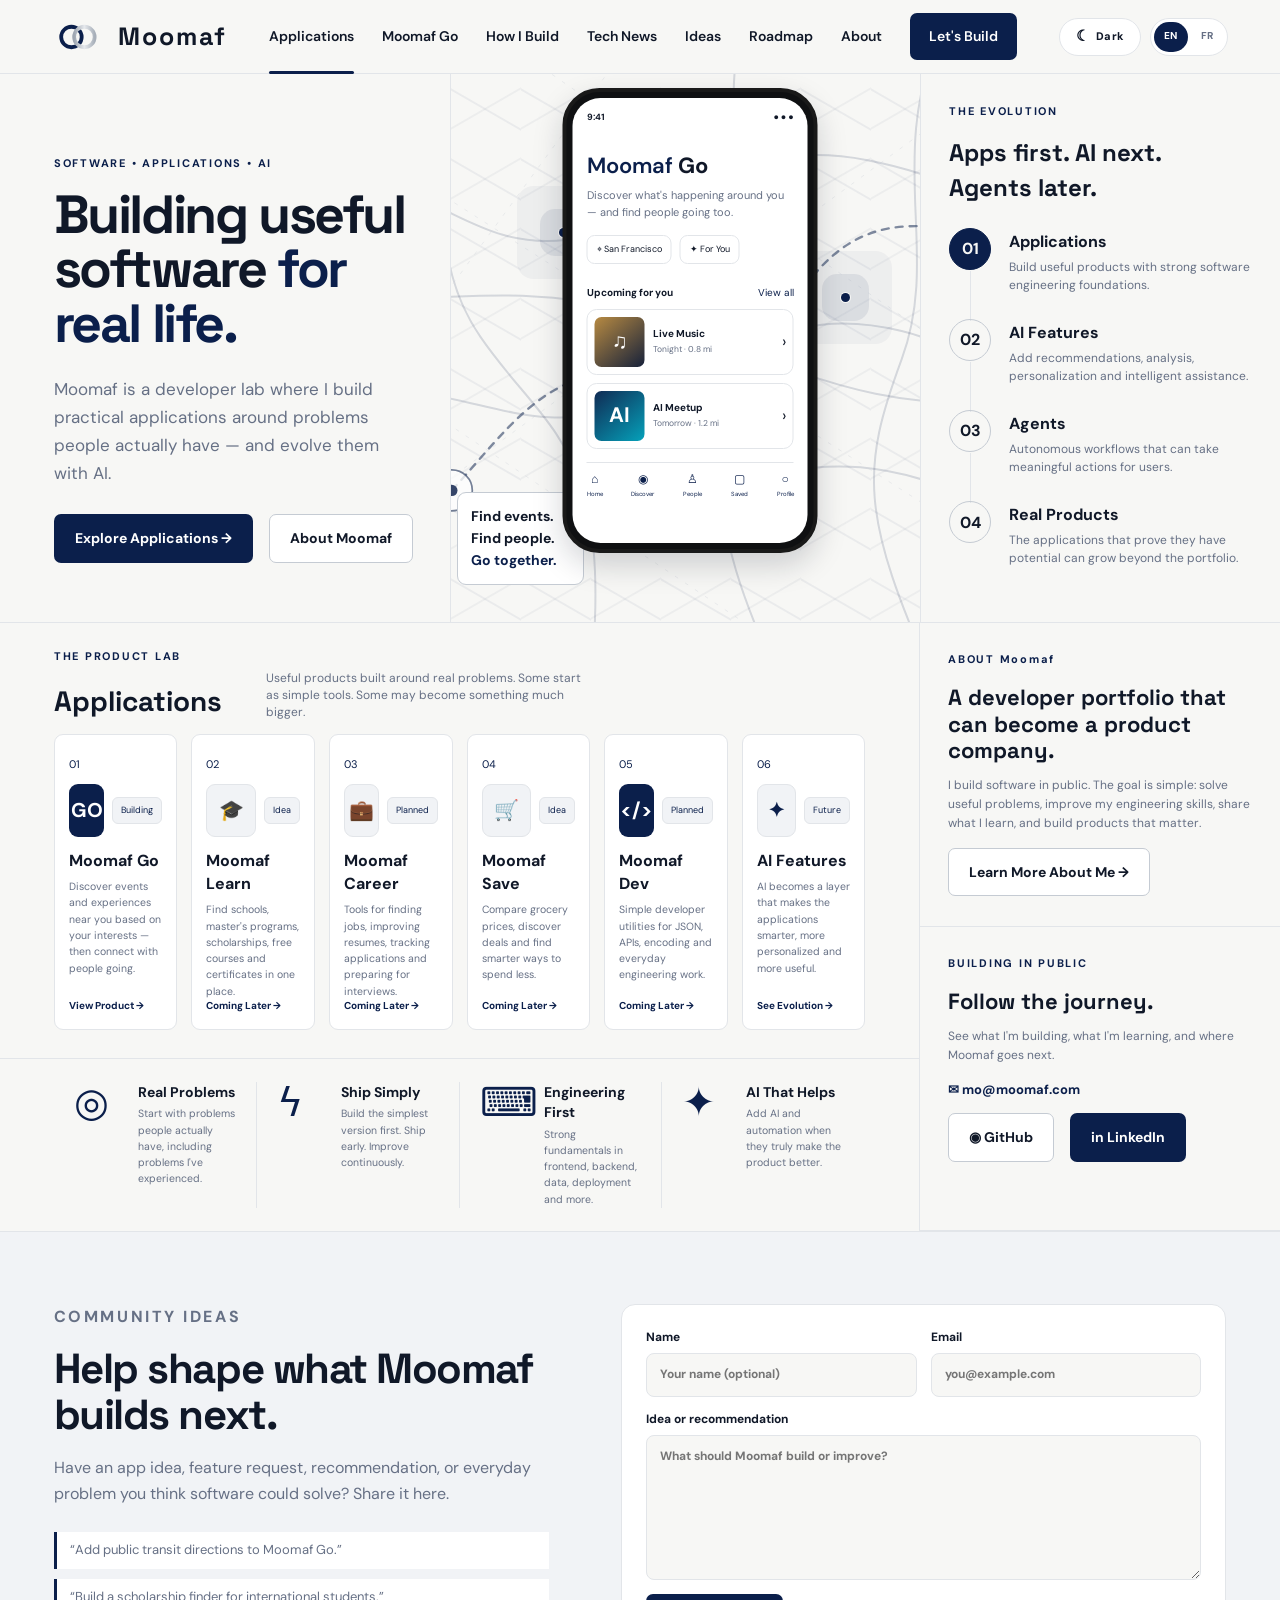
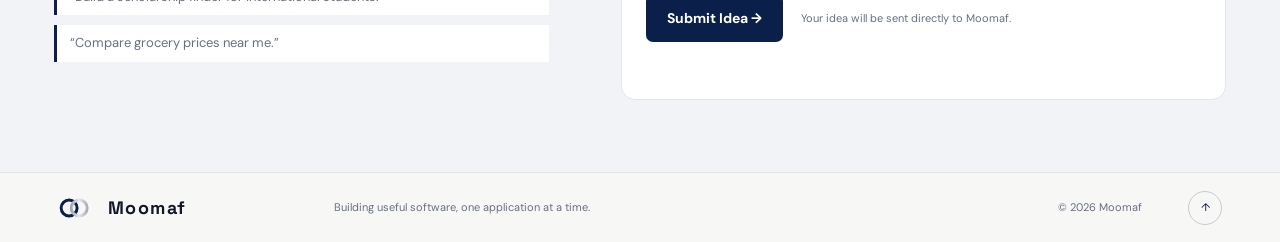
<file: index.html>
<!DOCTYPE html>
<html lang="en" data-theme="light">
<head>
  <meta charset="UTF-8" />
  <meta name="viewport" content="width=device-width, initial-scale=1.0" />
  <meta name="description" content="Moomaf is a developer product lab building useful applications for real life." />
  <meta name="theme-color" content="#0B1F4B" />
  <title>Moomaf — Building useful software</title>
  <link rel="icon" type="image/svg+xml" href="assets/favicon.svg" />
  <link rel="stylesheet" href="style.css" />
</head>
<body>
<header class="site-header">
  <a class="brand" href="#home" aria-label="Moomaf home"><img src="assets/logo.svg" class="brand-mark" alt=""/><span>Moomaf</span></a>
  <nav class="nav" aria-label="Main navigation">
    <a class="active" href="#apps" data-i18n="nav.apps">Applications</a>
    <a href="go/">Moomaf Go</a>
    <a href="#how" data-i18n="nav.how">How I Build</a>
    <a href="tech-news/" data-i18n="nav.news">Tech News</a>
    <a href="#ideas" data-i18n="nav.ideas">Ideas</a>
    <a href="#roadmap" data-i18n="nav.roadmap">Roadmap</a>
    <a href="#about" data-i18n="nav.about">About</a>
    <a class="nav-button" href="#contact" data-i18n="nav.build">Let's Build</a>
  </nav>
  <div class="header-controls">
    <button id="theme-toggle" class="theme-toggle" type="button" aria-label="Switch color theme" title="Switch color theme">
      <span class="theme-icon" aria-hidden="true">☾</span><span class="theme-label">Dark</span>
    </button>
    <div class="language-toggle" role="group" aria-label="Language">
      <button class="lang-btn active" type="button" data-lang="en" aria-pressed="true">EN</button>
      <button class="lang-btn" type="button" data-lang="fr" aria-pressed="false">FR</button>
    </div>
    <button class="menu-toggle" aria-label="Open menu" aria-expanded="false">☰</button>
  </div>
</header>
<main id="home">
  <section class="hero shell">
    <div class="hero-copy">
      <p class="eyebrow" data-i18n="hero.eyebrow">SOFTWARE • APPLICATIONS • AI</p>
      <h1 data-i18n-html="hero.title">Building useful<br/>software <span>for real life.</span></h1>
      <p class="hero-text" data-i18n="hero.text">Moomaf is a developer lab where I build practical applications around problems people actually have — and evolve them with AI.</p>
      <div class="hero-actions"><a class="btn btn-primary" href="#apps" data-i18n="hero.apps">Explore Applications →</a><a class="btn btn-secondary" href="#about" data-i18n="hero.about">About Moomaf</a></div>
    </div>
    <div class="hero-visual">
      <div class="signal-map" aria-hidden="true">
        <svg class="location-map" viewBox="0 0 620 520" preserveAspectRatio="xMidYMid slice">
          <g class="map-roads">
            <path d="M-30 120 C90 98 110 175 205 165 S340 70 470 95 S590 178 680 145"/>
            <path d="M-20 315 C95 265 154 350 260 310 S396 220 500 245 S585 360 660 345"/>
            <path d="M88 -30 C115 80 72 165 130 250 S250 345 226 560"/>
            <path d="M360 -20 C330 92 402 155 372 250 S315 385 392 550"/>
            <path d="M535 -20 C485 95 535 175 500 270 S462 405 530 555"/>
            <path d="M10 220 C115 215 180 205 275 230 S465 334 645 300"/>
            <path d="M-15 410 C126 360 220 420 315 392 S472 330 650 438"/>
          </g>
          <g class="map-streets">
            <path d="M10 70 L610 455"/>
            <path d="M-20 465 L560 40"/>
            <path d="M150 -10 L635 325"/>
            <path d="M-5 255 L390 520"/>
            <path d="M270 -20 L-5 355"/>
          </g>
          <g class="route-line">
            <path d="M105 385 C155 330 180 290 245 280 S355 300 395 235 S470 145 540 155"/>
          </g>
          <g class="map-pin pin-a" transform="translate(105 385)">
            <circle r="18"/><circle class="pin-core" r="5"/>
          </g>
          <g class="map-pin pin-b" transform="translate(395 235)">
            <circle r="15"/><circle class="pin-core" r="4"/>
          </g>
          <g class="map-pin pin-c" transform="translate(540 155)">
            <circle r="18"/><circle class="pin-core" r="5"/>
          </g>
        </svg>
        <span class="signal s1"></span><span class="signal s2"></span><span class="signal s3"></span>
      </div>
      <div class="micro-card"><strong data-i18n-html="go.tagline">Find events.<br/>Find people.<br/><span>Go together.</span></strong></div>
      <div class="phone"><div class="phone-screen">
        <div class="phone-top"><span>9:41</span><span>● ● ●</span></div>
        <div class="phone-title">Moomaf <strong>Go</strong></div>
        <p data-i18n="go.description">Discover what's happening around you — and find people going too.</p>
        <div class="chips"><span>⌖ San Francisco</span><span>✦ For You</span></div>
        <div class="phone-section-title"><b>Upcoming for you</b><a href="#">View all</a></div>
        <div class="event-card"><div class="event-thumb music">♫</div><div><b>Live Music</b><small>Tonight · 0.8 mi</small></div><span>›</span></div>
        <div class="event-card"><div class="event-thumb ai">AI</div><div><b>AI Meetup</b><small>Tomorrow · 1.2 mi</small></div><span>›</span></div>
        <div class="phone-tabs"><span>⌂<small>Home</small></span><span>◉<small>Discover</small></span><span>♙<small>People</small></span><span>▢<small>Saved</small></span><span>○<small>Profile</small></span></div>
      </div></div>
    </div>
    <aside class="evolution" id="roadmap">
      <p class="eyebrow" data-i18n="evolution.eyebrow">THE EVOLUTION</p><h2 data-i18n-html="evolution.title">Apps first. AI next.<br/>Agents later.</h2>
      <div class="evo-item active"><span>01</span><div><h3 data-i18n="evolution.apps.title">Applications</h3><p data-i18n="evolution.apps.text">Build useful products with strong software engineering foundations.</p></div></div>
      <div class="evo-item"><span>02</span><div><h3 data-i18n="evolution.ai.title">AI Features</h3><p data-i18n="evolution.ai.text">Add recommendations, analysis, personalization and intelligent assistance.</p></div></div>
      <div class="evo-item"><span>03</span><div><h3 data-i18n="evolution.agents.title">Agents</h3><p data-i18n="evolution.agents.text">Autonomous workflows that can take meaningful actions for users.</p></div></div>
      <div class="evo-item"><span>04</span><div><h3 data-i18n="evolution.products.title">Real Products</h3><p data-i18n="evolution.products.text">The applications that prove they have potential can grow beyond the portfolio.</p></div></div>
    </aside>
  </section>

  <section class="product-lab" id="apps">
    <div class="product-main shell-main">
      <div class="section-heading"><div><p class="eyebrow" data-i18n="lab.eyebrow">THE PRODUCT LAB</p><h2 data-i18n="lab.title">Applications</h2></div><p data-i18n="lab.text">Useful products built around real problems. Some start as simple tools. Some may become something much bigger.</p></div>
      <div class="app-grid">
        <article class="app-card featured"><span class="number">01</span><div class="app-top"><div class="app-icon navy">GO</div><span class="status">Building</span></div><h3>Moomaf Go</h3><p>Discover events and experiences near you based on your interests — then connect with people going.</p><a href="go/">View Product →</a></article>
        <article class="app-card"><span class="number">02</span><div class="app-top"><div class="app-icon silver">🎓</div><span class="status">Idea</span></div><h3>Moomaf Learn</h3><p>Find schools, master's programs, scholarships, free courses and certificates in one place.</p><a href="#roadmap">Coming Later →</a></article>
        <article class="app-card"><span class="number">03</span><div class="app-top"><div class="app-icon silver">💼</div><span class="status">Planned</span></div><h3>Moomaf Career</h3><p>Tools for finding jobs, improving resumes, tracking applications and preparing for interviews.</p><a href="#roadmap">Coming Later →</a></article>
        <article class="app-card"><span class="number">04</span><div class="app-top"><div class="app-icon silver">🛒</div><span class="status">Idea</span></div><h3>Moomaf Save</h3><p>Compare grocery prices, discover deals and find smarter ways to spend less.</p><a href="#roadmap">Coming Later →</a></article>
        <article class="app-card"><span class="number">05</span><div class="app-top"><div class="app-icon navy">&lt;/&gt;</div><span class="status">Planned</span></div><h3>Moomaf Dev</h3><p>Simple developer utilities for JSON, APIs, encoding and everyday engineering work.</p><a href="#roadmap">Coming Later →</a></article>
        <article class="app-card"><span class="number">06</span><div class="app-top"><div class="app-icon silver">✦</div><span class="status">Future</span></div><h3>AI Features</h3><p>AI becomes a layer that makes the applications smarter, more personalized and more useful.</p><a href="#roadmap">See Evolution →</a></article>
      </div>
      <div class="principles" id="how">
        <div class="principle"><div class="principle-icon">◎</div><div><h3>Real Problems</h3><p>Start with problems people actually have, including problems I've experienced.</p></div></div>
        <div class="principle"><div class="principle-icon">ϟ</div><div><h3>Ship Simply</h3><p>Build the simplest version first. Ship early. Improve continuously.</p></div></div>
        <div class="principle"><div class="principle-icon">⌨</div><div><h3>Engineering First</h3><p>Strong fundamentals in frontend, backend, data, deployment and more.</p></div></div>
        <div class="principle"><div class="principle-icon">✦</div><div><h3>AI That Helps</h3><p>Add AI and automation when they truly make the product better.</p></div></div>
      </div>
    </div>
    <aside class="side-column">
      <section class="side-block" id="about"><p class="eyebrow" data-i18n="about.eyebrow">ABOUT Moomaf</p><h2 data-i18n="about.title">A developer portfolio that can become a product company.</h2><p data-i18n="about.text">I build software in public. The goal is simple: solve useful problems, improve my engineering skills, share what I learn, and build products that matter.</p><a class="btn btn-outline" href="#contact" data-i18n="about.more">Learn More About Me →</a></section>
      <section class="side-block" id="contact"><p class="eyebrow" data-i18n="public.eyebrow">BUILDING IN PUBLIC</p><h2 data-i18n="public.title">Follow the journey.</h2><p data-i18n="public.text">See what I'm building, what I'm learning, and where Moomaf goes next.</p><div class="contact-email"><a href="mailto:mo@moomaf.com">✉ mo@moomaf.com</a></div><div class="social-actions"><a class="btn btn-outline" href="https://github.com/mansfall/moomaf" target="_blank" rel="noopener">◉ GitHub</a><a class="btn btn-primary" href="https://www.linkedin.com/in/13272/" target="_blank" rel="noopener">in LinkedIn</a></div></section>
    </aside>
  </section>

  <section class="ideas-section" id="ideas">
    <div class="ideas-shell">
      <div class="ideas-copy"><p class="eyebrow" data-i18n="ideas.eyebrow">COMMUNITY IDEAS</p><h2 data-i18n="ideas.title">Help shape what Moomaf builds next.</h2><p data-i18n="ideas.text">Have an app idea, feature request, recommendation, or everyday problem you think software could solve? Share it here.</p><div class="idea-examples"><span>“Add public transit directions to Moomaf Go.”</span><span>“Build a scholarship finder for international students.”</span><span>“Compare grocery prices near me.”</span></div></div>
      <form class="idea-form" id="idea-form" action="submit-idea.php" method="post">
        <div class="form-row">
          <label><span data-i18n="form.name">Name</span>
            <input id="idea-name" name="name" type="text" maxlength="100" placeholder="Your name (optional)" data-i18n-placeholder="form.namePlaceholder">
          </label>
          <label><span data-i18n="form.email">Email</span>
            <input id="idea-email" name="email" type="email" maxlength="160" placeholder="you@example.com">
          </label>
        </div>
        <label><span data-i18n="form.idea">Idea or recommendation</span>
          <textarea id="idea-message" name="message" rows="6" maxlength="5000" required placeholder="What should Moomaf build or improve?" data-i18n-placeholder="form.ideaPlaceholder"></textarea>
        </label>

        <label class="website-field" aria-hidden="true">
          Website
          <input type="text" name="website" tabindex="-1" autocomplete="off">
        </label>

        <div class="form-actions">
          <button class="btn btn-primary" id="idea-submit" type="submit" data-i18n="ideas.submit">Submit Idea →</button>
          <p class="form-note"><span data-i18n="ideas.note">Your idea will be sent directly to Moomaf.</span></p>
        </div>
        <p class="form-status" id="idea-status" role="status" aria-live="polite"></p>
      </form>
    </div>
  </section>
</main>
<footer class="site-footer"><a class="brand" href="#home"><img src="assets/logo.svg" class="brand-mark" alt=""><span>Moomaf</span></a><p>Building useful software, one application at a time.</p><p>© 2026 Moomaf</p><a class="back-top" href="#home">↑</a></footer>
<script src="script.js"></script>
</body></html>
</file>
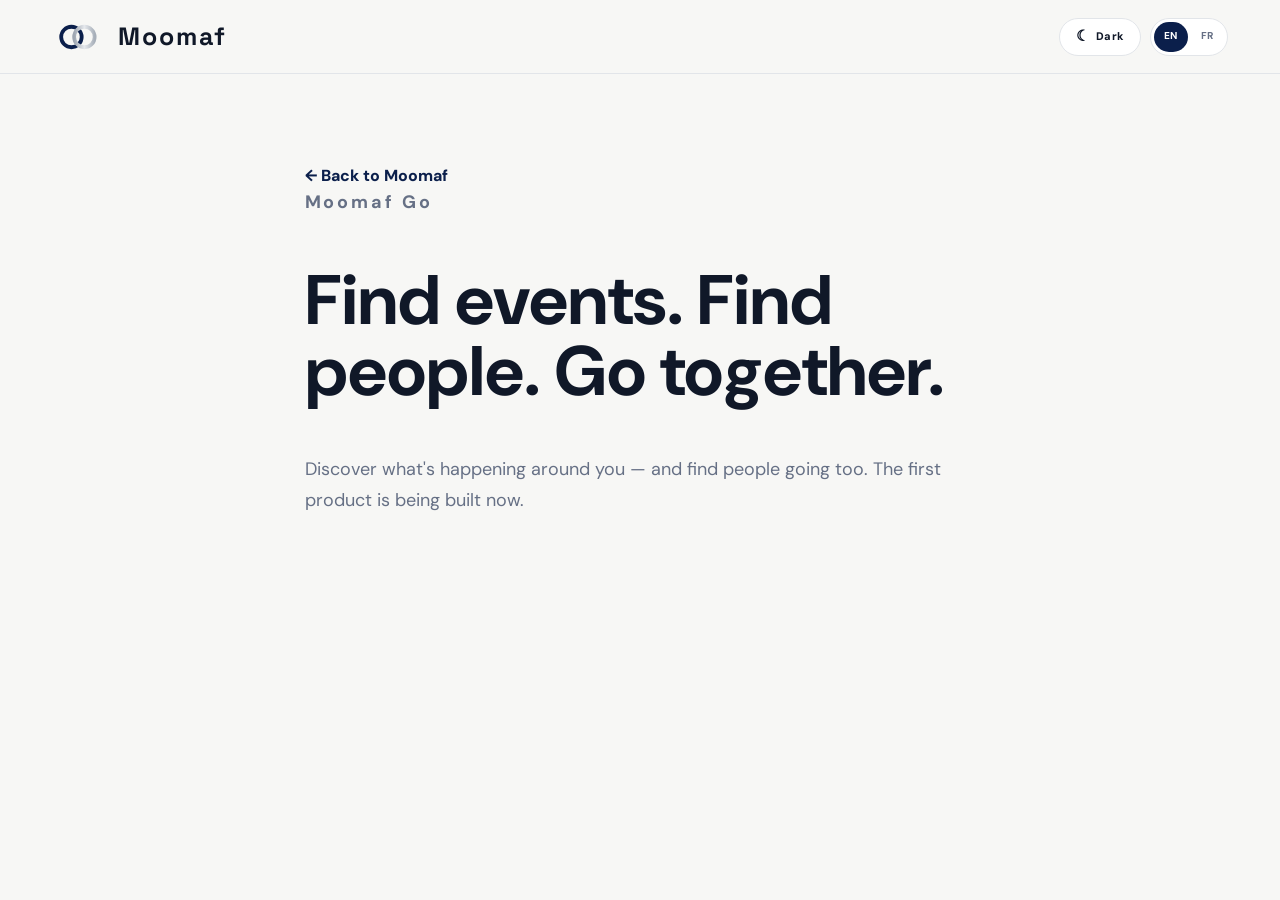
<file: go/index.html>
<!doctype html>
<html lang="en" data-theme="light">
<head>
  <meta charset="utf-8"><meta name="viewport" content="width=device-width,initial-scale=1">
  <meta name="theme-color" content="#0B1F4B">
  <title>Moomaf Go</title>
  <link rel="icon" href="../assets/favicon.svg">
  <link rel="stylesheet" href="../style.css">
</head>
<body>
<header class="site-header">
  <a class="brand" href="../"><img src="../assets/logo.svg" class="brand-mark" alt=""><span>Moomaf</span></a>
  <div class="header-controls">
    <button id="theme-toggle" class="theme-toggle" type="button"><span class="theme-icon">☾</span><span class="theme-label">Dark</span></button>
    <div class="language-toggle" role="group" aria-label="Language"><button class="lang-btn active" data-lang="en">EN</button><button class="lang-btn" data-lang="fr">FR</button></div>
  </div>
</header>
<main class="simple-page">
  <a class="simple-back" href="../" data-i18n="simple.back">← Back to Moomaf</a>
  <p class="eyebrow">Moomaf Go</p>
  <h1 data-i18n="simple.goTitle">Find events. Find people. Go together.</h1>
  <p data-i18n="simple.goText">Discover what's happening around you — and find people going too. The first product is being built now.</p>
</main>
<script src="../script.js"></script>
<script>
translations.fr['simple.back']='← Retour à Moomaf';
translations.fr['simple.goTitle']='Trouvez des événements. Trouvez des personnes. Allez-y ensemble.';
translations.fr['simple.goText']='Découvrez ce qui se passe autour de vous — et trouvez aussi les personnes qui y vont. Le premier produit est en cours de construction.';
applyLanguage(localStorage.getItem('moomaf-lang') || 'en');
</script>
</body></html>
</file>
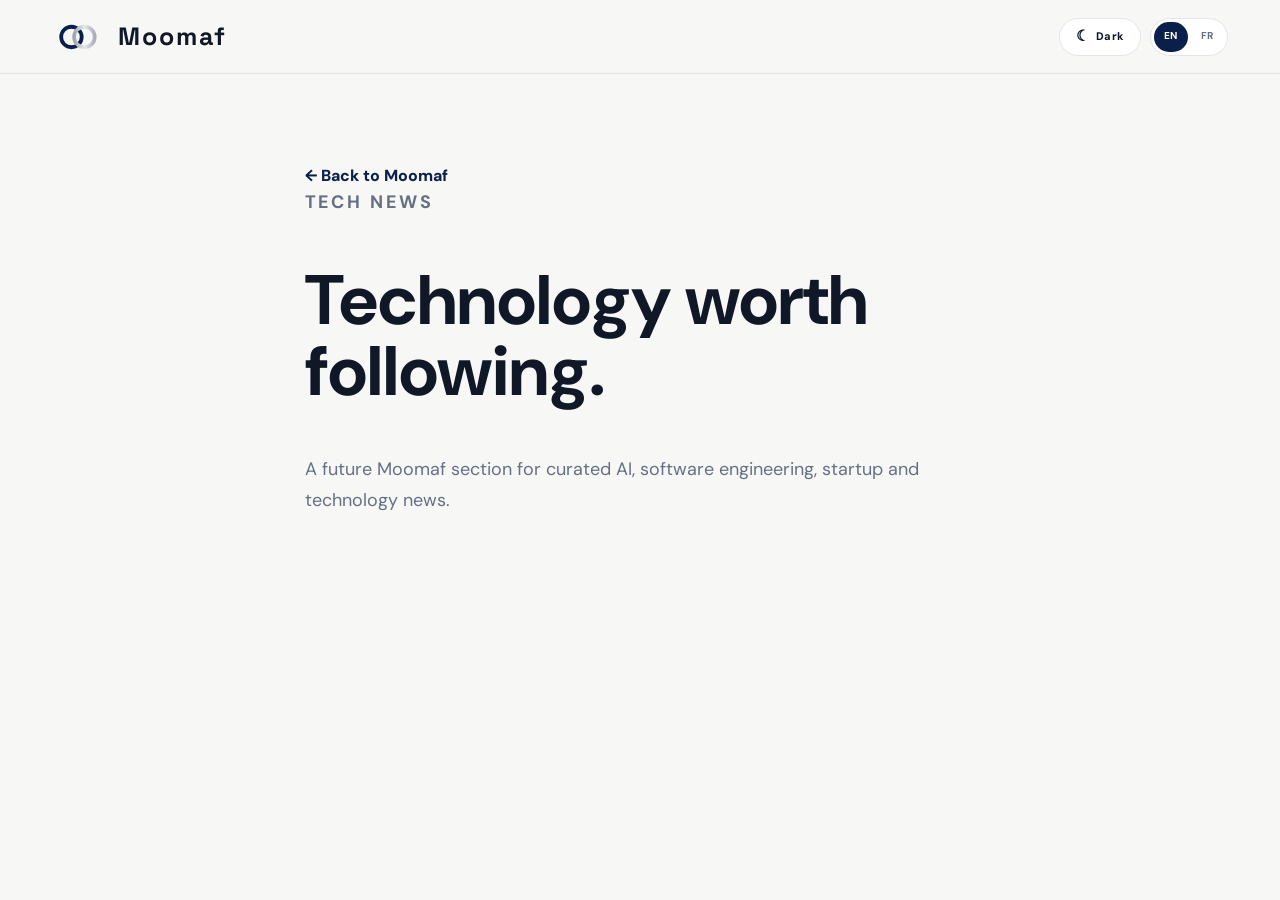
<file: tech-news/index.html>
<!doctype html>
<html lang="en" data-theme="light">
<head>
  <meta charset="utf-8"><meta name="viewport" content="width=device-width,initial-scale=1">
  <meta name="theme-color" content="#0B1F4B">
  <title>Moomaf Tech News</title>
  <link rel="icon" href="../assets/favicon.svg">
  <link rel="stylesheet" href="../style.css">
</head>
<body>
<header class="site-header">
  <a class="brand" href="../"><img src="../assets/logo.svg" class="brand-mark" alt=""><span>Moomaf</span></a>
  <div class="header-controls">
    <button id="theme-toggle" class="theme-toggle" type="button"><span class="theme-icon">☾</span><span class="theme-label">Dark</span></button>
    <div class="language-toggle" role="group" aria-label="Language"><button class="lang-btn active" data-lang="en">EN</button><button class="lang-btn" data-lang="fr">FR</button></div>
  </div>
</header>
<main class="simple-page">
  <a class="simple-back" href="../" data-i18n="simple.back">← Back to Moomaf</a>
  <p class="eyebrow" data-i18n="simple.newsEyebrow">TECH NEWS</p>
  <h1 data-i18n="simple.newsTitle">Technology worth following.</h1>
  <p data-i18n="simple.newsText">A future Moomaf section for curated AI, software engineering, startup and technology news.</p>
</main>
<script src="../script.js"></script>
<script>
translations.fr['simple.back']='← Retour à Moomaf';
translations.fr['simple.newsEyebrow']='ACTUALITÉS TECH';
translations.fr['simple.newsTitle']='La technologie qui mérite d’être suivie.';
translations.fr['simple.newsText']='Une future section Moomaf consacrée à une sélection d’actualités sur l’IA, l’ingénierie logicielle, les startups et la technologie.';
applyLanguage(localStorage.getItem('moomaf-lang') || 'en');
</script>
</body></html>
</file>
<file: style.css>
@import url('https://fonts.googleapis.com/css2?family=DM+Sans:wght@400;500;600;700&family=Space+Grotesk:wght@500;600;700&display=swap');
:root{--navy:#0B1F4B;--navy2:#07152F;--blue:#173A7A;--silver:#C5CBD3;--silver2:#E7EBF0;--soft:#F1F3F6;--text:#101828;--muted:#667085;--line:#E2E5E9;--bg:#F7F7F5;--surface:#FFFFFF;--accent:#0B1F4B;--max:1540px;color-scheme:light}
html[data-theme="dark"]{--text:#F4F7FB;--muted:#AAB5C3;--line:#203044;--bg:#06111E;--surface:#0B1A2B;--soft:#081827;--accent:#31E6A1;color-scheme:dark}
*{box-sizing:border-box}html{scroll-behavior:smooth}body{margin:0;background:var(--bg);color:var(--text);font-family:"DM Sans",sans-serif;line-height:1.45;transition:.25s}a{text-decoration:none;color:inherit}button{font:inherit}
.site-header{height:74px;display:flex;align-items:center;gap:44px;padding:0 4.1vw;border-bottom:1px solid var(--line);position:sticky;top:0;background:color-mix(in srgb,var(--bg) 94%,transparent);backdrop-filter:blur(14px);z-index:50}.brand{display:flex;align-items:center;gap:12px;font-family:"Space Grotesk";font-weight:700;letter-spacing:.08em;font-size:25px;color:var(--text);white-space:nowrap}.brand-mark{width:54px;height:34px}.nav{display:flex;align-items:center;gap:28px;margin-left:auto;font-weight:600;font-size:14px}.nav a{position:relative;padding:27px 0}.nav a.active:after{content:"";position:absolute;height:3px;border-radius:3px;background:var(--accent);left:0;right:0;bottom:0}.nav .nav-button{background:var(--navy);color:#fff;padding:13px 19px;border-radius:7px}.theme-toggle{width:40px;height:40px;border-radius:50%;border:1px solid var(--line);background:var(--soft);color:var(--text);display:grid;place-items:center;cursor:pointer}.menu-toggle{display:none;margin-left:auto;border:0;background:none;color:var(--text);font-size:25px}
html[data-theme="dark"] .nav .nav-button{background:transparent;border:1px solid #31E6A1;color:#fff}
.shell{display:grid;grid-template-columns:minmax(0,1fr) 470px 360px;max-width:var(--max);margin:auto;min-height:510px;border-bottom:1px solid var(--line)}.hero-copy{padding:64px 34px 42px 4.2vw;display:flex;flex-direction:column;justify-content:center}.eyebrow{margin:0 0 16px;color:var(--accent);font-weight:700;font-size:11px;letter-spacing:.16em}.hero h1{font-family:"Space Grotesk";font-size:clamp(48px,4.2vw,68px);line-height:1.02;letter-spacing:-.045em;margin:0;color:var(--text)}.hero h1 span{color:var(--accent)}.hero-text{font-size:17px;color:var(--muted);max-width:630px;margin:23px 0 27px;line-height:1.65}.hero-actions,.social-actions{display:flex;gap:16px;flex-wrap:wrap}.btn{display:inline-flex;align-items:center;justify-content:center;gap:12px;border-radius:7px;padding:13px 20px;font-weight:700;font-size:14px;border:1px solid transparent}.btn-primary{background:var(--navy);color:#fff}.btn-secondary,.btn-outline{border-color:var(--silver);background:var(--surface);color:var(--text)}html[data-theme="dark"] .btn-primary{background:linear-gradient(135deg,#19C989,#31E6A1);color:#03120D}
.hero-visual{position:relative;overflow:hidden;border-left:1px solid var(--line)}.signal-map{position:absolute;inset:0;background:linear-gradient(30deg,transparent 48%,rgba(11,31,75,.055) 49%,rgba(11,31,75,.055) 50%,transparent 51%) 0 0/70px 70px,linear-gradient(150deg,transparent 48%,rgba(11,31,75,.045) 49%,rgba(11,31,75,.045) 50%,transparent 51%) 0 0/70px 70px}.signal{position:absolute;width:9px;height:9px;border-radius:50%;background:var(--accent);box-shadow:0 0 0 1px var(--bg),0 0 0 19px color-mix(in srgb,var(--accent) 8%,transparent),0 0 0 42px color-mix(in srgb,var(--accent) 4%,transparent)}.s1{left:23%;top:28%}.s2{right:15%;top:40%}.s3{left:44%;bottom:22%}.phone{position:absolute;width:255px;height:465px;left:51%;transform:translateX(-50%);top:14px;border:4px solid #191919;border-radius:37px;background:#0f1012;box-shadow:0 12px 30px rgba(17,24,39,.18);padding:6px}.phone-screen{background:var(--surface);border-radius:28px;height:100%;padding:13px 14px 10px;overflow:hidden}.phone-top{font-size:9px;font-weight:700;display:flex;justify-content:space-between}.phone-title{font-size:22px;font-weight:600;color:var(--accent);margin-top:26px}.phone-title strong{color:var(--text)}.phone-screen>p{font-size:11px;color:var(--muted);line-height:1.55;margin:5px 0 14px}.chips{display:flex;gap:8px}.chips span{border:1px solid var(--line);padding:7px 9px;border-radius:8px;font-size:9px}.phone-section-title{display:flex;justify-content:space-between;align-items:center;font-size:10px;margin:22px 0 8px}.phone-section-title a{color:var(--accent)}.event-card{border:1px solid var(--line);border-radius:10px;padding:7px;display:grid;grid-template-columns:50px 1fr auto;gap:8px;align-items:center;margin-bottom:8px}.event-thumb{width:50px;height:50px;border-radius:7px;display:grid;place-items:center;color:white;font-weight:700;font-size:21px}.music{background:linear-gradient(140deg,#B78A42,#16213A)}.ai{background:linear-gradient(140deg,#102B54,#05A1BA)}.event-card b{font-size:10px;display:block}.event-card small{font-size:8.5px;color:var(--muted);display:block;margin-top:3px}.phone-tabs{border-top:1px solid var(--line);display:flex;justify-content:space-between;margin-top:13px;padding-top:8px}.phone-tabs span{display:flex;align-items:center;flex-direction:column;font-size:12px;color:var(--accent)}.phone-tabs small{font-size:6px;margin-top:2px}.micro-card{position:absolute;left:6px;bottom:37px;width:127px;border:1px solid var(--silver);border-radius:9px;background:var(--surface);padding:13px;z-index:2;font-size:14px;color:var(--text);line-height:1.55}.micro-card span{color:var(--accent)}
.evolution{padding:30px 28px;border-left:1px solid var(--line)}.evolution h2,.side-block h2,.section-heading h2,.ideas-copy h2{font-family:"Space Grotesk";color:var(--text);margin:0}.evolution h2{font-size:24px;margin-bottom:22px}.evo-item{display:grid;grid-template-columns:44px 1fr;gap:16px;padding:0 0 25px;position:relative}.evo-item:not(:last-child):before{content:"";position:absolute;width:1px;background:var(--line);left:21px;top:43px;bottom:-2px}.evo-item>span{width:42px;height:42px;display:grid;place-items:center;border:1px solid var(--silver);border-radius:50%;color:var(--text);font-weight:700}.evo-item.active>span{background:var(--accent);color:var(--bg);border-color:var(--accent)}.evo-item h3{font-size:16px;margin:2px 0 5px}.evo-item p{margin:0;color:var(--muted);font-size:12px;line-height:1.5}
.product-lab{display:grid;grid-template-columns:minmax(0,1fr) 360px;max-width:var(--max);margin:auto}.product-main{border-right:1px solid var(--line)}.shell-main{padding:26px 4.2vw 0}.section-heading{display:grid;grid-template-columns:190px 320px;align-items:end;gap:22px;margin-bottom:12px}.section-heading h2{font-size:28px}.section-heading>p{font-size:12px;color:var(--muted);margin:0}.app-grid{display:grid;grid-template-columns:repeat(6,minmax(0,1fr));gap:14px}.app-card{position:relative;min-height:240px;padding:16px 14px;border:1px solid var(--line);border-radius:9px;background:var(--surface)}.number{font-size:11px;color:var(--accent)}.app-top{display:flex;align-items:center;justify-content:space-between;margin:10px 0 12px;gap:8px}.app-icon{width:53px;height:53px;border-radius:9px;display:grid;place-items:center;font-weight:700;font-size:20px}.app-icon.navy{background:var(--navy);color:#fff}.app-icon.silver{background:var(--soft);border:1px solid var(--line);color:var(--accent)}html[data-theme="dark"] .app-icon.navy{background:linear-gradient(135deg,#19C989,#31E6A1);color:#03120D}.status{font-size:9px;color:var(--accent);border:1px solid var(--line);border-radius:6px;padding:6px 8px;background:var(--soft)}.app-card h3{font-size:16px;margin:0 0 7px}.app-card p{font-size:10.5px;line-height:1.55;color:var(--muted);margin:0 0 13px}.app-card>a{font-size:10px;color:var(--accent);font-weight:700;position:absolute;left:14px;bottom:15px}.principles{display:grid;grid-template-columns:repeat(4,1fr);border-top:1px solid var(--line);margin:28px -4.2vw 0;padding:23px 4.2vw}.principle{display:grid;grid-template-columns:50px 1fr;gap:14px;padding:0 20px;border-right:1px solid var(--line)}.principle:last-child{border-right:0}.principle-icon{font-size:40px;color:var(--accent);line-height:1}.principle h3{font-size:14px;margin:0 0 4px}.principle p{font-size:10.5px;line-height:1.55;color:var(--muted);margin:0}.side-column{display:flex;flex-direction:column}.side-block{padding:29px 28px;border-bottom:1px solid var(--line);flex:1}.side-block h2{font-size:22px;line-height:1.2;margin-bottom:13px}.side-block>p:not(.eyebrow){font-size:12px;color:var(--muted);line-height:1.55;margin:0 0 16px}.contact-email{margin:0 0 14px;font-size:13px}.contact-email a,.footer-email a{color:var(--accent);font-weight:700}
.ideas-section{border-top:1px solid var(--line);background:var(--soft)}.ideas-shell{max-width:var(--max);margin:auto;padding:72px 4.2vw;display:grid;grid-template-columns:.9fr 1.1fr;gap:72px}.ideas-copy h2{font-size:42px;line-height:1.08;letter-spacing:-.035em;margin-bottom:18px}.ideas-copy>p{max-width:590px;color:var(--muted);font-size:16px;line-height:1.65}.idea-examples{display:grid;gap:10px;margin-top:24px}.idea-examples span{border-left:3px solid var(--accent);padding:9px 13px;background:var(--surface);color:var(--muted);font-size:13px}.idea-form{background:var(--surface);border:1px solid var(--line);border-radius:14px;padding:24px}.form-row{display:grid;grid-template-columns:1fr 1fr;gap:14px}.idea-form label{display:grid;gap:7px;font-size:12px;font-weight:700;margin-bottom:14px}.idea-form input,.idea-form textarea{width:100%;border:1px solid var(--line);border-radius:8px;padding:12px 13px;font:inherit;background:var(--bg);color:var(--text);outline:none}.idea-form textarea{resize:vertical;min-height:145px}.form-actions{display:flex;align-items:center;gap:18px}.form-note{margin:0;font-size:11px;color:var(--muted);line-height:1.5}.form-note a{color:var(--accent);font-weight:700}
.site-footer{max-width:var(--max);margin:auto;border-top:1px solid var(--line);min-height:70px;display:grid;grid-template-columns:280px 1fr 180px 130px 38px;align-items:center;padding:0 4.2vw;font-size:11px;color:var(--muted)}.site-footer .brand{font-size:18px}.site-footer .brand-mark{width:42px}.back-top{width:34px;height:34px;border:1px solid var(--silver);border-radius:50%;display:grid;place-items:center;color:var(--accent)}
@media(max-width:1200px){.shell{grid-template-columns:minmax(0,1fr) 420px}.evolution{grid-column:1/-1;border-left:0;border-top:1px solid var(--line)}.product-lab{grid-template-columns:1fr}.product-main{border-right:0}.side-column{display:grid;grid-template-columns:1fr 1fr;border-top:1px solid var(--line)}.app-grid{grid-template-columns:repeat(3,1fr)}}
@media(max-width:900px){.site-header{padding:0 22px}.nav{display:none}.menu-toggle{display:block}.nav.open{display:flex;position:absolute;top:74px;left:0;right:0;background:var(--bg);border-bottom:1px solid var(--line);padding:18px 22px;flex-direction:column;align-items:flex-start;gap:8px}.nav.open a{padding:8px 0}.nav.open a.active:after{display:none}.shell{grid-template-columns:1fr}.hero-copy{padding:54px 24px 34px}.hero-visual{height:500px;border-left:0;border-top:1px solid var(--line)}.product-main{padding-left:22px;padding-right:22px}.app-grid{grid-template-columns:repeat(2,1fr)}.principles{grid-template-columns:1fr 1fr;margin-left:-22px;margin-right:-22px;padding-left:22px;padding-right:22px;gap:25px}.side-column{grid-template-columns:1fr}.ideas-shell{grid-template-columns:1fr;gap:34px;padding:58px 22px}.site-footer{grid-template-columns:1fr;gap:10px;height:auto;padding:25px 22px}.back-top{position:fixed;right:18px;bottom:18px;background:var(--surface)}}
@media(max-width:560px){.brand{font-size:20px}.brand-mark{width:44px}.hero h1{font-size:43px}.hero-text{font-size:15px}.hero-visual{height:465px}.phone{width:235px;height:430px}.micro-card{display:none}.section-heading{grid-template-columns:1fr}.app-grid{grid-template-columns:1fr}.principles{grid-template-columns:1fr}.form-row{grid-template-columns:1fr}.form-actions{align-items:flex-start;flex-direction:column}.ideas-copy h2{font-size:34px}.social-actions{flex-direction:column}}


/* Rich location/route background behind the Moomaf Go phone */
.signal-map{
  overflow:hidden;
  isolation:isolate;
}
.location-map{
  position:absolute;
  inset:-4%;
  width:108%;
  height:108%;
  opacity:.82;
  z-index:0;
}
.map-roads path,
.map-streets path,
.route-line path{
  fill:none;
  vector-effect:non-scaling-stroke;
  stroke-linecap:round;
  stroke-linejoin:round;
}
.map-roads path{
  stroke:color-mix(in srgb,var(--accent) 18%,transparent);
  stroke-width:2;
}
.map-streets path{
  stroke:color-mix(in srgb,var(--silver) 36%,transparent);
  stroke-width:1;
  stroke-dasharray:3 9;
}
.route-line path{
  stroke:color-mix(in srgb,var(--accent) 62%,transparent);
  stroke-width:2.4;
  stroke-dasharray:7 7;
}
.map-pin>circle:first-child{
  fill:color-mix(in srgb,var(--surface) 78%,transparent);
  stroke:color-mix(in srgb,var(--accent) 68%,transparent);
  stroke-width:1.5;
}
.map-pin .pin-core{
  fill:var(--accent);
  stroke:none;
}
html[data-theme="dark"] .map-roads path{
  stroke:rgba(49,230,161,.18);
}
html[data-theme="dark"] .map-streets path{
  stroke:rgba(151,166,184,.16);
}
html[data-theme="dark"] .route-line path{
  stroke:rgba(49,230,161,.72);
}
html[data-theme="dark"] .map-pin>circle:first-child{
  fill:rgba(6,17,30,.78);
  stroke:rgba(49,230,161,.72);
}
html[data-theme="dark"] .map-pin .pin-core{
  fill:#31E6A1;
}
.phone,.micro-card,.signal{
  z-index:2;
}

/* Automatic idea submission */
.website-field{
  position:absolute !important;
  width:1px !important;
  height:1px !important;
  overflow:hidden !important;
  clip:rect(0 0 0 0) !important;
  white-space:nowrap !important;
}
.form-status{
  min-height:20px;
  margin:13px 0 0;
  font-size:12px;
  font-weight:700;
}
.form-status.success{color:#168A5B}
.form-status.error{color:#B42318}
html[data-theme="dark"] .form-status.success{color:#31E6A1}
html[data-theme="dark"] .form-status.error{color:#FF8A80}
.idea-form button[disabled]{
  opacity:.65;
  cursor:wait;
}

/* Footer no longer has the email column */
.site-footer{
  grid-template-columns:280px 1fr 130px 38px;
}


/* Persistent header utilities: visible on desktop AND mobile */
.site-header{
  gap:18px;
}
.header-controls{
  margin-left:auto;
  display:flex;
  align-items:center;
  gap:9px;
  flex:0 0 auto;
}
.theme-toggle{
  width:auto;
  min-width:82px;
  height:38px;
  padding:0 12px;
  border-radius:999px;
  display:flex;
  align-items:center;
  justify-content:center;
  gap:7px;
  font-weight:800;
  font-size:11px;
  letter-spacing:.02em;
  border:1px solid var(--line);
  background:var(--surface);
  color:var(--text);
}
.theme-toggle .theme-icon{font-size:15px}
.theme-toggle:hover{border-color:var(--accent);transform:translateY(-1px)}
html[data-theme="dark"] .theme-toggle{
  border-color:rgba(49,230,161,.32);
  background:#0B1A2B;
}
.language-toggle{
  display:flex;
  height:38px;
  padding:3px;
  gap:2px;
  border:1px solid var(--line);
  border-radius:999px;
  background:var(--surface);
}
.lang-btn{
  min-width:34px;
  border:0;
  border-radius:999px;
  padding:0 8px;
  background:transparent;
  color:var(--muted);
  font:inherit;
  font-size:10px;
  font-weight:800;
  cursor:pointer;
}
.lang-btn.active{
  background:var(--navy);
  color:#fff;
}
html[data-theme="dark"] .language-toggle{
  background:#0B1A2B;
  border-color:#203044;
}
html[data-theme="dark"] .lang-btn.active{
  background:#31E6A1;
  color:#03120D;
}
.menu-toggle{margin-left:0}

@media(max-width:900px){
  .site-header{padding:0 14px;gap:9px}
  .header-controls{gap:6px}
  .theme-toggle{
    min-width:72px;
    height:36px;
    padding:0 9px;
  }
  .language-toggle{height:36px}
  .lang-btn{min-width:30px;padding:0 6px}
  .menu-toggle{display:block}
  .nav{order:5}
}
@media(max-width:430px){
  .brand{font-size:18px;gap:7px}
  .brand-mark{width:38px}
  .theme-toggle{min-width:65px;padding:0 7px}
  .theme-label{font-size:10px}
  .language-toggle{padding:2px}
  .lang-btn{min-width:27px;padding:0 4px}
  .menu-toggle{font-size:21px}
}

/* Small inner pages */
.simple-page{
  max-width:850px;
  margin:auto;
  padding:90px 7% 70px;
}
.simple-page h1{font-size:clamp(42px,7vw,70px);line-height:1.02}
.simple-page p{font-size:18px;line-height:1.7;color:var(--muted)}
.simple-back{font-weight:800;color:var(--accent)}
</file>
